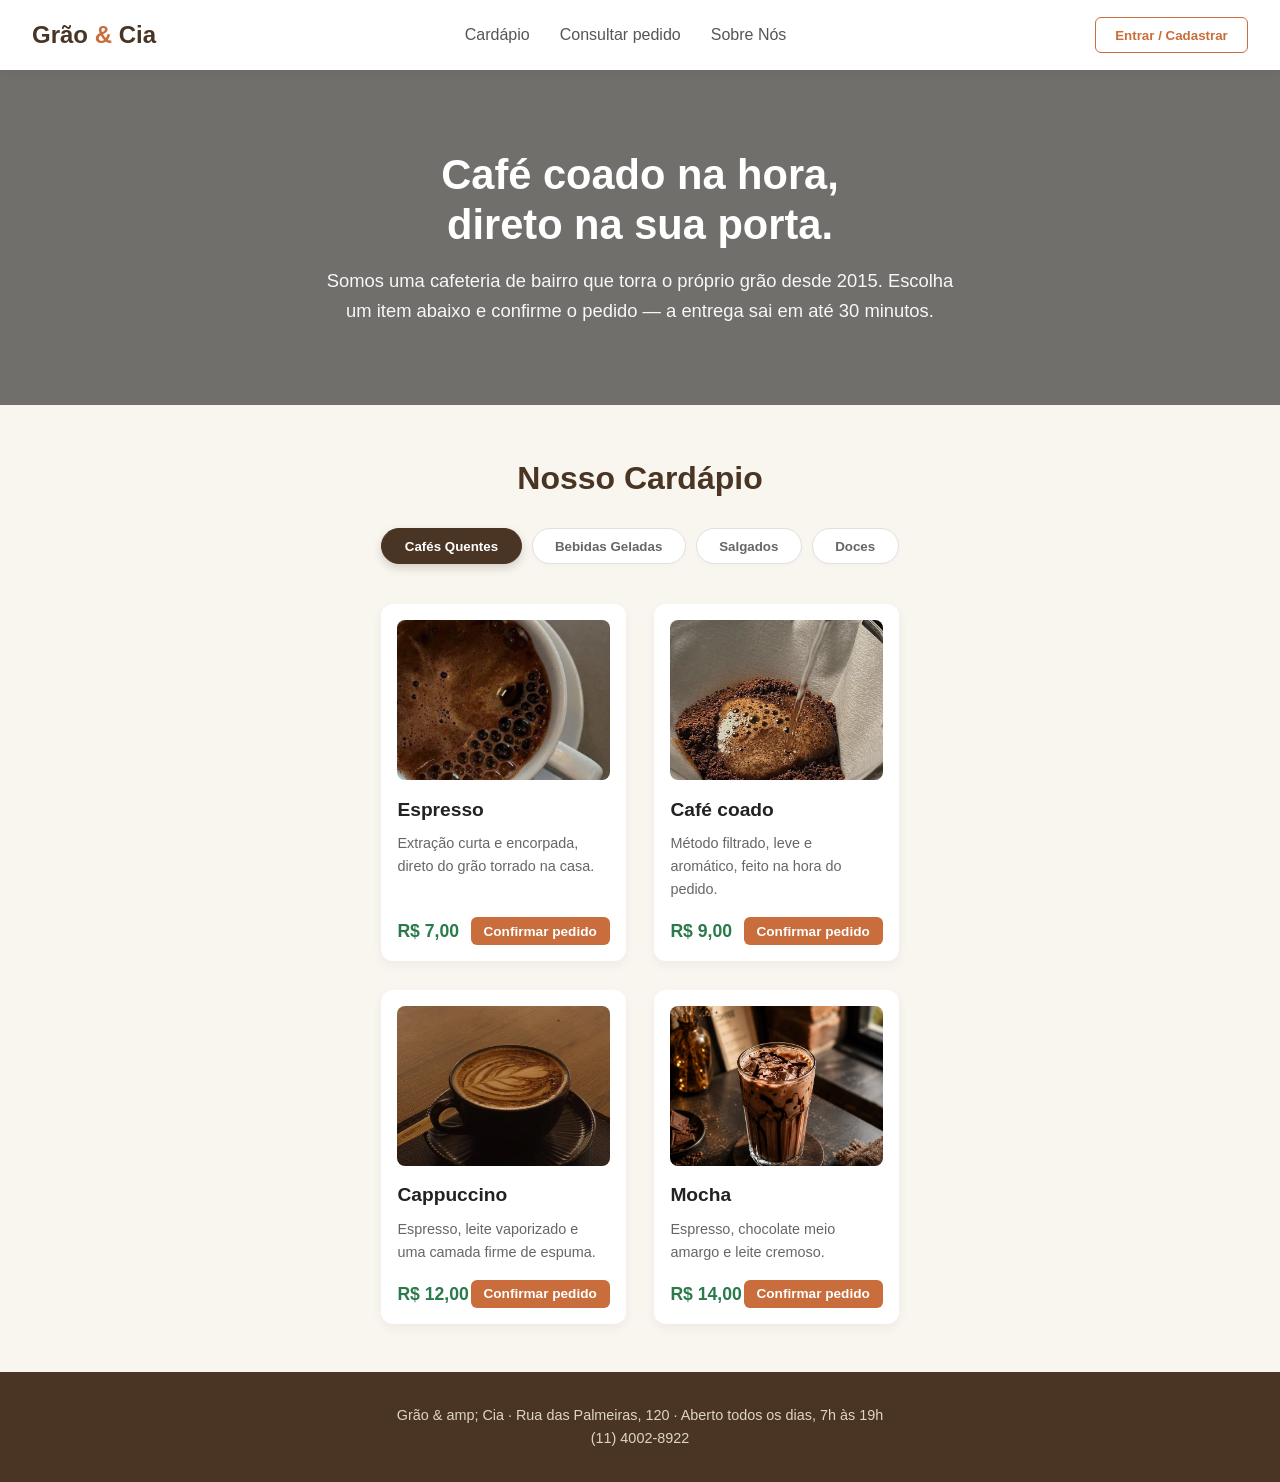
<file: index.html>
<!DOCTYPE html>
<html lang="pt-BR">

<head>
    <meta charset="UTF-8">
    <meta name="viewport" content="width=device-width, initial-scale=1.0">
    <title>Grão & Cia | Pedidos Online</title>
    <link rel="stylesheet" href="style.css">
    <link rel="icon" type="image/png" href="favicon.png" >
</head>

<body>

    <!-- ================================================================= -->
    <!-- 1. CABEÇALHO (NAVEGAÇÃO E ÁREA DE LOGIN)                         -->
    <!-- ================================================================= -->
    <header class="topo">
        <div class="marca">Grão <span>&</span> Cia</div>

        <nav class="nav-links">
            <a href="#cardapio">Cardápio</a>
            <a href="pedidos.html">Consultar pedido</a>
            <a href="sobre.html">Sobre Nós</a>
        </nav>

        <div class="area-usuario">
            <!-- Botão para abrir o modal quando o utilizador NÃO está logado -->
            <button class="botao botao-outline" id="btn-abrir-login">Entrar / Cadastrar</button>

            <!-- Área visível quando o utilizador ESTÁ logado -->
            <div id="usuario-logado-box" class="usuario-box" style="display: none;">
                <span>Olá, <strong id="nome-usuario-header">Cliente</strong></span>
                <button id="btn-logout" class="btn-sair">Sair</button>
            </div>
        </div>
    </header>

    <!-- ================================================================= -->
    <!-- 2. SEÇÃO HERO (APRESENTAÇÃO DO ESTABELECIMENTO)                  -->
    <!-- ================================================================= -->
    <section class="hero">
        <div class="hero-texto">
            <h1>Café coado na hora,<br>direto na sua porta.</h1>
            <p>Somos uma cafeteria de bairro que torra o próprio grão desde 2015. Escolha um item abaixo e confirme o
                pedido — a entrega sai em até 30 minutos.</p>
        </div>
    </section>

    <section id="cardapio" class="cardapio">
        <h2>Nosso Cardápio</h2>

        <!-- BOTOES DAS ABAS DE CATEGORIA -->
        <div class="abas-container">
            <button class="aba-item ativa" onclick="mudarAba(event, 'quentes')">Cafés Quentes</button>
            <button class="aba-item" onclick="mudarAba(event, 'gelados')">Bebidas Geladas</button>
            <button class="aba-item" onclick="mudarAba(event, 'salgados')">Salgados</button>
            <button class="aba-item" onclick="mudarAba(event, 'doces')">Doces</button>
        </div>

        <!-- CONTEÚDO: CAFÉS QUENTES -->
        <div id="quentes" class="aba-conteudo ativa">
            <div class="grade-cardapio">
                <article class="item">
                    <img src="imagens/cafeespresso.jpg" alt="Xícara de espresso" class="item-imagem">
                    <h3>Espresso</h3>
                    <p>Extração curta e encorpada, direto do grão torrado na casa.</p>
                    <div class="item-rodape">
                        <span class="preco">R$ 7,00</span>
                        <button class="botao botao-pequeno btn-pedir" data-id="Espresso">Confirmar pedido</button>
                    </div>
                </article>

                <article class="item">
                    <img src="imagens/cafecoado.jpg" alt="Café sendo coado no filtro" class="item-imagem">
                    <h3>Café coado</h3>
                    <p>Método filtrado, leve e aromático, feito na hora do pedido.</p>
                    <div class="item-rodape">
                        <span class="preco">R$ 9,00</span>
                        <button class="botao botao-pequeno btn-pedir" data-id="Café Coado">Confirmar pedido</button>
                    </div>
                </article>

                <article class="item">
                    <img src="imagens/cappucino.jpg" alt="Cappuccino com arte em latte" class="item-imagem">
                    <h3>Cappuccino</h3>
                    <p>Espresso, leite vaporizado e uma camada firme de espuma.</p>
                    <div class="item-rodape">
                        <span class="preco">R$ 12,00</span>
                        <button class="botao botao-pequeno btn-pedir" data-id="Cappuccino">Confirmar pedido</button>
                    </div>
                </article>

                <article class="item">
                    <img src="imagens/mocha.jpg" alt="Mocha com chantilly" class="item-imagem">
                    <h3>Mocha</h3>
                    <p>Espresso, chocolate meio amargo e leite cremoso.</p>
                    <div class="item-rodape">
                        <span class="preco">R$ 14,00</span>
                        <button class="botao botao-pequeno btn-pedir" data-id="Mocha">Confirmar pedido</button>
                    </div>
                </article>
            </div>
        </div>

        <!-- CONTEÚDO: BEBIDAS GELADAS -->
        <div id="gelados" class="aba-conteudo">
            <div class="grade-cardapio">
                <article class="item">
                    <img src="imagens/latte.jpg" alt="Latte gelado" class="item-imagem">
                    <h3>Latte Gelado</h3>
                    <p>Espresso suave com leite bem gelado e pedras de gelo.</p>
                    <div class="item-rodape">
                        <span class="preco">R$ 12,50</span>
                        <button class="botao botao-pequeno btn-pedir" data-id="Latte Gelado">Confirmar pedido</button>
                    </div>
                </article>

                <article class="item">
                    <img src="imagens/chagelado.jpg" alt="Chá gelado com folhas de hortelã" class="item-imagem">
                    <h3>Chá Gelado</h3>
                    <p>Blend frutado servido bem gelado com toque de hortelã.</p>
                    <div class="item-rodape">
                        <span class="preco">R$ 8,50</span>
                        <button class="botao botao-pequeno btn-pedir" data-id="Chá Gelado">Confirmar pedido</button>
                    </div>
                </article>

                <article class="item">
                    <img src="imagens/Milkshake.jpg" alt="Milk Shake" class="item-imagem">
                    <h3>MilkShake</h3>
                    <p>MilkShake bem servido com chocolate e chantilly.</p>
                    <div class="item-rodape">
                        <span class="preco">R$ 8,50</span>
                        <button class="botao botao-pequeno btn-pedir" data-id="MilkShake">Confirmar pedido</button>
                    </div>
                </article>

                <article class="item">
                    <img src="imagens/pink-lemonade.jpg"
                        alt="Copo de Pink Lemonade com rodelas de limão e frutas vermelhas" class="item-imagem">
                    <h3>Pink Lemonade</h3>
                    <p>Limonada fresca artesanal com xarope de frutas vermelhas e pedaços de fruta.</p>
                    <div class="item-rodape">
                        <span class="preco">R$ 10,00</span>
                        <button class="botao botao-pequeno btn-pedir" data-id="Pink Lemonade">Confirmar pedido</button>
                    </div>
                </article>
            </div>
        </div>

        <!-- CONTEÚDO: SALGADOS -->
        <div id="salgados" class="aba-conteudo">
            <div class="grade-cardapio">
                <article class="item">
                    <img src="imagens/paodequeijo.jpg" alt="Pães de queijo em uma tigela" class="item-imagem">
                    <h3>Pão de queijo</h3>
                    <p>Assado na hora, casquinha crocante e miolo macio.</p>
                    <div class="item-rodape">
                        <span class="preco">R$ 8,00</span>
                        <button class="botao botao-pequeno btn-pedir" data-id="Pão de Queijo">Confirmar pedido</button>
                </article>

                <article class="item">
                    <img src="imagens/torrada.jpg" alt="Fatias de torrada douradas" class="item-imagem">
                    <h3>Torrada</h3>
                    <p>Pão artesanal, manteiga e um toque de sal.</p>
                    <div class="item-rodape">
                        <span class="preco">R$ 7,50</span>
                        <button class="botao botao-pequeno btn-pedir" data-id="Torrada">Confirmar pedido</button>
                    </div>
                </article>

                <article class="item">
                    <img src="imagens/croissante.jpg" alt="Croissants amanteigados" class="item-imagem">
                    <h3>Croissant</h3>
                    <p>Folhado amanteigado, assado fresco todos os dias.</p>
                    <div class="item-rodape">
                        <span class="preco">R$ 9,50</span>
                        <button class="botao botao-pequeno btn-pedir" data-id="Croissant">Confirmar pedido</button>
                    </div>
                </article>
                <article class="item">
                    <img src="imagens/empada.jpg" alt="Empada dourada de frango com requeijão" class="item-imagem">
                    <h3>Empada de Frango</h3>
                    <p>Massa artesanal que derrete na boca, recheada com frango e requeijão cremoso.</p>
                    <div class="item-rodape">
                        <span class="preco">R$ 8,50</span>
                        <button class="botao botao-pequeno btn-pedir" data-id="Empada de Frango">Confirmar
                            pedido</button>
                    </div>
                </article>
            </div>
        </div>

        <!-- CONTEÚDO: DOCES -->
        <div id="doces" class="aba-conteudo">
            <div class="grade-cardapio">
                <article class="item">
                    <img src="imagens/bolo.jpg" alt="Fatia de bolo de chocolate com morangos" class="item-imagem">
                    <h3>Bolo do dia</h3>
                    <p>Fatia generosa, sabor muda conforme a produção da manhã.</p>
                    <div class="item-rodape">
                        <span class="preco">R$ 11,00</span>
                        <button class="botao botao-pequeno btn-pedir" data-id="Bolo do Dia">Confirmar pedido</button>
                    </div>
                </article>
           <article class="item">
          <img src="imagens/brownie.jpg" alt="Brownie de chocolate com casquinha crocante" class="item-imagem">
          <h3>Brownie de Chocolate</h3>
          <p>Massa densa e molhadinha de chocolate meio amargo com nozes picadas.</p>
          <div class="item-rodape">
            <span class="preco">R$ 10,00</span>
            <button class="botao botao-pequeno btn-pedir" data-id="Brownie de Chocolate">Confirmar pedido</button>
          </div>
        </article>

        <article class="item">
          <img src="imagens/cookies.jpg" alt="Cookie artesanal com gotas de chocolate" class="item-imagem">
          <h3>Cookie Artesanal</h3>
          <p>Crocante por fora, macio por dentro e carregado de gotas de chocolate.</p>
          <div class="item-rodape">
            <span class="preco">R$ 8,00</span>
            <button class="botao botao-pequeno btn-pedir" data-id="Cookie Artesanal">Confirmar pedido</button>
          </div>
        </article>

        <article class="item">
          <img src="imagens/cupcake.jpg" alt="Cupcake com cobertura cremosa e confeitos" class="item-imagem">
          <h3>Cupcake Red Velvet</h3>
          <p>Massa leve aveludada com recheio e cobertura cremosa de cream cheese.</p>
          <div class="item-rodape">
            <span class="preco">R$ 9,50</span>
            <button class="botao botao-pequeno btn-pedir" data-id="Cupcake Red Velvet">Confirmar pedido</button>
          </div>
        </article>
      </div>
    </div>

  </section>

    <div class="modal" id="modal-auth">
        <div class="modal-caixa">
            <button class="fechar-modal" id="fechar-auth">x</button>

            <div class="auth-abas">
                <button class="aba-btn ativa" id="aba-login">Entrar</button>
                <button class="aba-btn" id="aba-cadastro">Criar Conta</button>
            </div>

            <!-- Formulário de Login -->
            <form id="form-login" class="form-auth">
                <label for="login-email">E-mail</label>
                <input type="email" id="login-email" required placeholder="seu@email.com">

                <label for="login-senha">Senha</label>
                <input type="password" id="login-senha" required placeholder="••••••••">

                <button type="submit" class="botao largura-total">Entrar</button>
            </form>

            <!-- Formulário de Cadastro -->
            <form id="form-cadastro" class="form-auth" style="display: none;">
                <label for="cad-nome">Nome Completo</label>
                <input type="text" id="cad-nome" required placeholder="Seu nome">

                <label for="cad-email">E-mail</label>
                <input type="email" id="cad-email" required placeholder="seu@email.com">

                <label for="cad-senha">Senha</label>
                <input type="password" id="cad-senha" required placeholder="Crie uma senha">

                <button type="submit" class="botao largura-total">Cadastrar</button>
            </form>
        </div>
    </div>

    <!-- ================================================================= -->
    <!-- 5. MODAL DE CONFIRMAÇÃO DE PEDIDO                                 -->
    <!-- ================================================================= -->
    <div class="modal" id="modal-pedido">
        <div class="modal-caixa">
            <h3>Confirmar pedido</h3>
            <p id="modal-item-nome" style="margin: 10px 0; font-weight: 600; color: #c86d3b;"></p>

            <label for="modal-nome">Seu nome</label>
            <input type="text" id="modal-nome" placeholder="Como podemos te chamar?">

            <label for="modal-qtd">Quantidade</label>
            <input type="number" id="modal-qtd" min="1" value="1">

            <div class="modal-botoes">
                <button class="botao botao-secundario" id="modal-cancelar">Cancelar</button>
                <button class="botao" id="modal-confirmar">Confirmar</button>
            </div>
        </div>
    </div>

    <div class="aviso" id="aviso-sucesso"></div>

    <!-- ================================================================= -->
    <!-- 6. RODAPÉ                                                          -->
    <!-- ================================================================= -->
    <footer class="rodape">
        <p>Grão & amp; Cia · Rua das Palmeiras, 120 · Aberto todos os dias, 7h às 19h</p>
        <p>(11) 4002-8922</p>
    </footer>

    <!-- ================================================================= -->
    <!-- 7. SCRIPT EMBUTIDO (INTEGRAÇÃO DIRETA)                           -->
    <!-- ================================================================= -->
    <script>
        // Troca de abas do cardápio
        function mudarAba(evt, idAba) {
            const conteudos = document.querySelectorAll('.aba-conteudo');
            conteudos.forEach(c => c.classList.remove('ativa'));

            const botoes = document.querySelectorAll('.abas-container .aba-item');
            botoes.forEach(b => b.classList.remove('ativa'));

            document.getElementById(idAba).classList.add('ativa');
            evt.currentTarget.classList.add('ativa');
        }

        // Lógica dos Modais e Autenticação
        document.addEventListener('DOMContentLoaded', () => {
            const modalAuth = document.getElementById('modal-auth');
            const btnAbrirLogin = document.getElementById('btn-abrir-login');
            const fecharAuth = document.getElementById('fechar-auth');
            const abaLogin = document.getElementById('aba-login');
            const abaCadastro = document.getElementById('aba-cadastro');
            const formLogin = document.getElementById('form-login');
            const formCadastro = document.getElementById('form-cadastro');
            const btnLogout = document.getElementById('btn-logout');

            // Abrir e Fechar Modal de Autenticação
            if (btnAbrirLogin) {
                btnAbrirLogin.addEventListener('click', () => {
                    modalAuth.classList.add('aberto');
                });
            }

            if (fecharAuth) {
                fecharAuth.addEventListener('click', () => {
                    modalAuth.classList.remove('aberto');
                });
            }

            // Alternar entre abas de Login e Cadastro no Modal
            if (abaLogin && abaCadastro) {
                abaLogin.addEventListener('click', () => {
                    abaLogin.classList.add('ativa');
                    abaCadastro.classList.remove('ativa');
                    formLogin.style.display = 'flex';
                    formCadastro.style.display = 'none';
                });

                abaCadastro.addEventListener('click', () => {
                    abaCadastro.classList.add('ativa');
                    abaLogin.classList.remove('ativa');
                    formCadastro.style.display = 'flex';
                    formLogin.style.display = 'none';
                });
            }

            // Login
            if (formLogin) {
                formLogin.addEventListener('submit', (e) => {
                    e.preventDefault();
                    const email = document.getElementById('login-email').value;
                    const usuario = { nome: email.split('@')[0] };

                    localStorage.setItem('gc_usuario', JSON.stringify(usuario));
                    atualizarUsuario();
                    modalAuth.classList.remove('aberto');
                    mostrarAviso('Login efetuado com sucesso!');
                });
            }

            // Cadastro
            if (formCadastro) {
                formCadastro.addEventListener('submit', (e) => {
                    e.preventDefault();
                    const nome = document.getElementById('cad-nome').value;
                    const usuario = { nome };

                    localStorage.setItem('gc_usuario', JSON.stringify(usuario));
                    atualizarUsuario();
                    modalAuth.classList.remove('aberto');
                    mostrarAviso('Conta criada com sucesso!');
                });
            }

            // Logout
            if (btnLogout) {
                btnLogout.addEventListener('click', () => {
                    localStorage.removeItem('gc_usuario');
                    atualizarUsuario();
                    mostrarAviso('Saindo da conta...');
                });
            }

            // Modal de Pedido
            const modalPedido = document.getElementById('modal-pedido');
            const btnCancelarPedido = document.getElementById('modal-cancelar');
            const btnConfirmarPedido = document.getElementById('modal-confirmar');

            document.querySelectorAll('.btn-pedir').forEach(btn => {
                btn.addEventListener('click', (e) => {
                    const itemNome = e.target.getAttribute('data-id');
                    document.getElementById('modal-item-nome').textContent = itemNome;
                    modalPedido.classList.add('aberto');
                });
            });

            if (btnCancelarPedido) {
                btnCancelarPedido.addEventListener('click', () => {
                    modalPedido.classList.remove('aberto');
                });
            }

            if (btnConfirmarPedido) {
                btnConfirmarPedido.addEventListener('click', () => {
                    const nomeInput = document.getElementById('modal-nome').value.trim();
                    if (!nomeInput) {
                        alert('Por favor, informe seu nome para confirmar o pedido.');
                        return;
                    }
                    modalPedido.classList.remove('aberto');
                    mostrarAviso('Pedido realizado com sucesso!');
                });
            }

            // Atualiza o estado da interface com base no utilizador guardado
            function atualizarUsuario() {
                const usuarioGuardado = JSON.parse(localStorage.getItem('gc_usuario'));
                const userBox = document.getElementById('usuario-logado-box');
                const nomeHeader = document.getElementById('nome-usuario-header');
                const inputNomeModal = document.getElementById('modal-nome');

                if (usuarioGuardado) {
                    btnAbrirLogin.style.display = 'none';
                    userBox.style.display = 'flex';
                    nomeHeader.textContent = usuarioGuardado.nome;
                    if (inputNomeModal) inputNomeModal.value = usuarioGuardado.nome;
                } else {
                    btnAbrirLogin.style.display = 'inline-block';
                    userBox.style.display = 'none';
                    if (inputNomeModal) inputNomeModal.value = '';
                }
            }

            function mostrarAviso(msg) {
                const aviso = document.getElementById('aviso-sucesso');
                if (aviso) {
                    aviso.textContent = msg;
                    aviso.classList.add('visivel');
                    setTimeout(() => aviso.classList.remove('visivel'), 3000);
                }
            }

            // Verifica ao carregar
            atualizarUsuario();
        });
    </script>
</body>

</html>
</file>
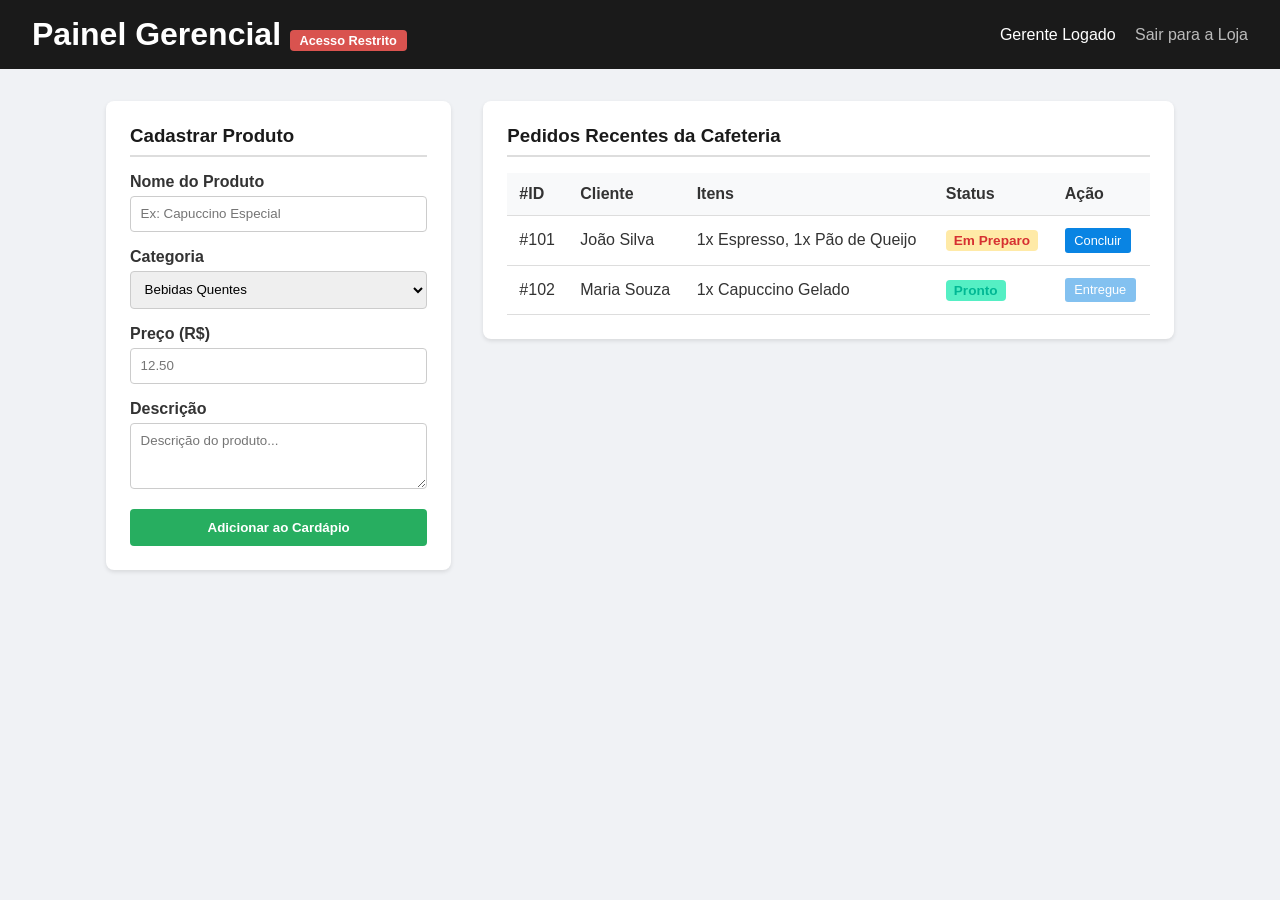
<file: admin.html>
<!DOCTYPE html>
<html lang="pt-BR">
<head>
    <meta charset="UTF-8">
    <meta name="viewport" content="width=device-width, initial-scale=1.0">
    <title>Painel Administrativo - Cafeteria</title>
    <style>
        * {
            box-sizing: border-box;
            margin: 0;
            padding: 0;
            font-family: 'Segoe UI', Tahoma, Geneva, Verdana, sans-serif;
        }
        body {
            background-color: #f0f2f5;
            color: #333;
        }
        header {
            background-color: #1a1a1a;
            color: #fff;
            padding: 1rem 2rem;
            display: flex;
            justify-content: space-between;
            align-items: center;
        }
        .tag-admin {
            background-color: #d9534f;
            color: white;
            padding: 0.2rem 0.6rem;
            border-radius: 4px;
            font-size: 0.8rem;
            font-weight: bold;
        }
        .container {
            max-width: 1100px;
            margin: 2rem auto;
            padding: 0 1rem;
        }
        .admin-grid {
            display: grid;
            grid-template-columns: 1fr 2fr;
            gap: 2rem;
        }
        @media (max-width: 768px) {
            .admin-grid {
                grid-template-columns: 1fr;
            }
        }
        .card {
            background: #fff;
            padding: 1.5rem;
            border-radius: 8px;
            box-shadow: 0 2px 4px rgba(0,0,0,0.1);
            margin-bottom: 2rem;
        }
        .card h3 {
            margin-bottom: 1rem;
            color: #1a1a1a;
            border-bottom: 2px solid #ddd;
            padding-bottom: 0.5rem;
        }
        .form-group {
            margin-bottom: 1rem;
        }
        .form-group label {
            display: block;
            margin-bottom: 0.3rem;
            font-weight: 600;
        }
        .form-group input, .form-group select, .form-group textarea {
            width: 100%;
            padding: 0.6rem;
            border: 1px solid #ccc;
            border-radius: 4px;
        }
        .btn {
            background-color: #27ae60;
            color: white;
            border: none;
            padding: 0.7rem 1.2rem;
            border-radius: 4px;
            cursor: pointer;
            font-weight: bold;
            width: 100%;
        }
        .btn:hover {
            background-color: #219150;
        }
        table {
            width: 100%;
            border-collapse: collapse;
            margin-top: 1rem;
        }
        table th, table td {
            padding: 0.75rem;
            text-align: left;
            border-bottom: 1px solid #ddd;
        }
        table th {
            background-color: #f8f9fa;
        }
        .status {
            padding: 0.2rem 0.5rem;
            border-radius: 4px;
            font-size: 0.85rem;
            font-weight: bold;
        }
        .status-pendente { background-color: #ffeaa7; color: #d63031; }
        .status-pronto { background-color: #55efc4; color: #00b894; }
        .btn-status {
            background: #0984e3;
            color: white;
            border: none;
            padding: 0.3rem 0.6rem;
            border-radius: 3px;
            cursor: pointer;
            font-size: 0.8rem;
        }
    </style>
</head>
<body>

    <header>
        <h1>Painel Gerencial <span class="tag-admin">Acesso Restrito</span></h1>
        <div>
            <span style="margin-right: 15px;">Gerente Logado</span>
            <a href="produtos.html" style="color: #bbb; text-decoration: none;">Sair para a Loja</a>
        </div>
    </header>

    <div class="container">
        <div class="admin-grid">
            
            <!-- Cadastrar Novo Produto -->
            <div>
                <div class="card">
                    <h3>Cadastrar Produto</h3>
                    <form id="formProduto">
                        <div class="form-group">
                            <label for="nome">Nome do Produto</label>
                            <input type="text" id="nome" required placeholder="Ex: Capuccino Especial">
                        </div>
                        <div class="form-group">
                            <label for="categoria">Categoria</label>
                            <select id="categoria">
                                <option value="cafes">Bebidas Quentes</option>
                                <option value="gelados">Bebidas Geladas</option>
                                <option value="comidas">Doces e Salgados</option>
                            </select>
                        </div>
                        <div class="form-group">
                            <label for="preco">Preço (R$)</label>
                            <input type="number" step="0.01" id="preco" required placeholder="12.50">
                        </div>
                        <div class="form-group">
                            <label for="descricao">Descrição</label>
                            <textarea id="descricao" rows="3" placeholder="Descrição do produto..."></textarea>
                        </div>
                        <button type="submit" class="btn">Adicionar ao Cardápio</button>
                    </form>
                </div>
            </div>

            <!-- Gerenciamento de Pedidos -->
            <div>
                <div class="card">
                    <h3>Pedidos Recentes da Cafeteria</h3>
                    <table>
                        <thead>
                            <tr>
                                <th>#ID</th>
                                <th>Cliente</th>
                                <th>Itens</th>
                                <th>Status</th>
                                <th>Ação</th>
                            </tr>
                        </thead>
                        <tbody id="tabelaPedidos">
                            <tr>
                                <td>#101</td>
                                <td>João Silva</td>
                                <td>1x Espresso, 1x Pão de Queijo</td>
                                <td><span class="status status-pendente">Em Preparo</span></td>
                                <td><button class="btn-status" onclick="alterarStatus(this)">Concluir</button></td>
                            </tr>
                            <tr>
                                <td>#102</td>
                                <td>Maria Souza</td>
                                <td>1x Capuccino Gelado</td>
                                <td><span class="status status-pronto">Pronto</span></td>
                                <td><button class="btn-status" disabled style="opacity: 0.5;">Entregue</button></td>
                            </tr>
                        </tbody>
                    </table>
                </div>
            </div>

        </div>
    </div>

    <script>
        // Lógica simples para demonstrar interação no painel de administração
        document.getElementById('formProduto').addEventListener('submit', function(e) {
            e.preventDefault();
            const nome = document.getElementById('nome').value;
            alert(`O produto "${nome}" foi cadastrado com sucesso no cardápio!`);
            this.reset();
        });

        function alterarStatus(botao) {
            const linha = botao.closest('tr');
            const statusSpan = linha.querySelector('.status');
            
            statusSpan.textContent = 'Pronto';
            statusSpan.className = 'status status-pronto';
            botao.textContent = 'Entregue';
            botao.disabled = true;
            botao.style.opacity = '0.5';
        }
    </script>
</body>
</html>
</file>
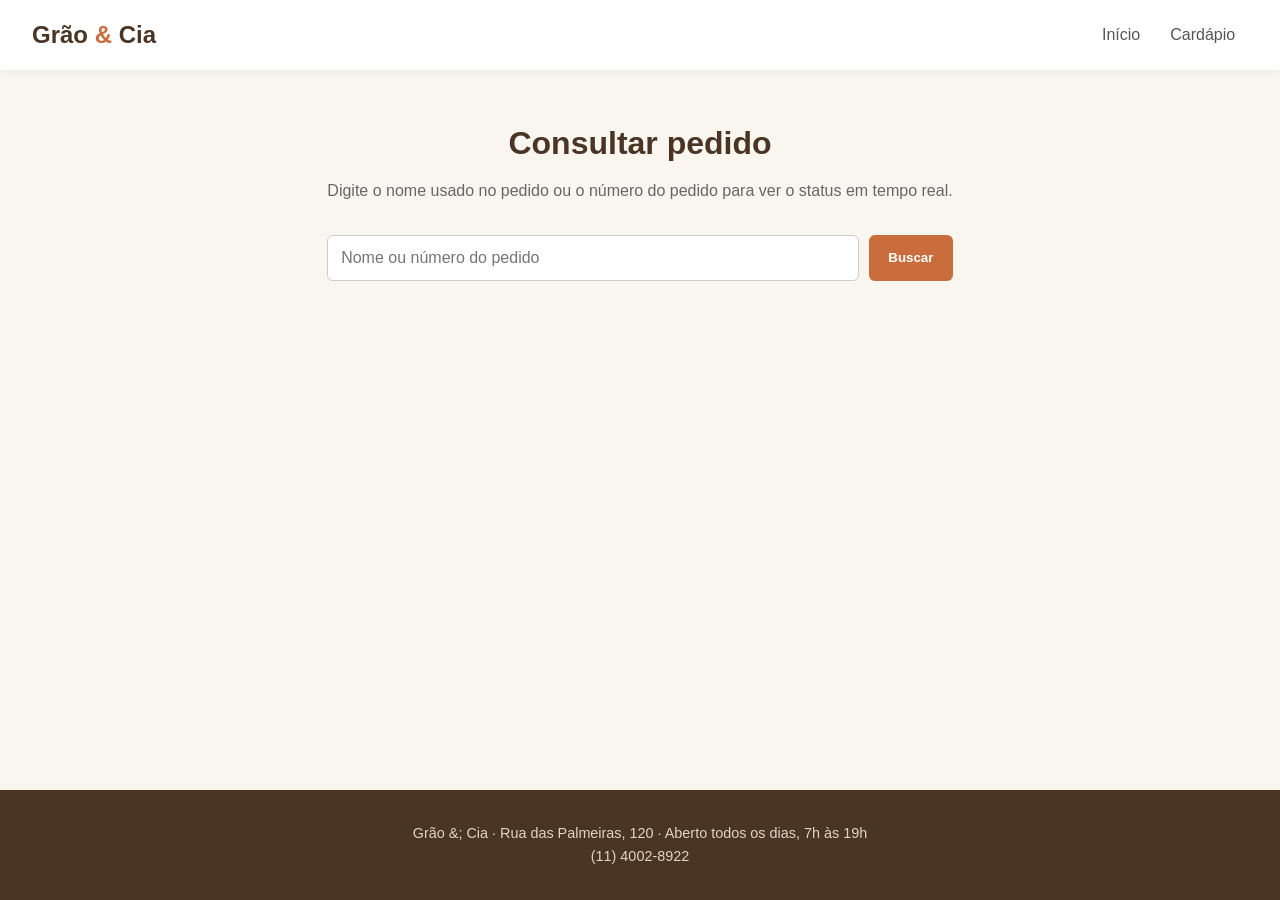
<file: pedidos.html>
<!DOCTYPE html>
<html lang="pt-BR">
<head>
  <meta charset="UTF-8">
  <meta name="viewport" content="width=device-width, initial-scale=1.0">
  <title>Consultar pedido | Grão & Cia</title>
  <link rel="stylesheet" href="style.css">
  <link rel="icon" type="image/png" href="favicon.png" >
</head>
<body>

  <!-- Topo -->
  <header class="topo">
    <div class="marca">Grão <span>&</span> Cia</div>
    <nav class="nav-links">
      <a href="index.html">Início</a>
      <a href="index.html#cardapio">Cardápio</a>
    </nav>
  </header>

  <!-- Seção de Busca do Pedido -->
  <section class="pedido">
    <h2>Consultar pedido</h2>
    <p class="subtexto">Digite o nome usado no pedido ou o número do pedido para ver o status em tempo real.</p>

    <div class="busca-pedido">
      <input type="text" id="busca-input" placeholder="Nome ou número do pedido">
      <button class="botao" id="busca-botao">Buscar</button>
    </div>

    <div id="lista-resultados" class="lista-resultados"></div>
  </section>

  <footer class="rodape">
    <p>Grão &; Cia · Rua das Palmeiras, 120 · Aberto todos os dias, 7h às 19h</p>
    <p>(11) 4002-8922</p>
  </footer>

  <!-- Lógica da busca de pedidos -->
  <script>
    document.addEventListener('DOMContentLoaded', () => {
      document.getElementById('busca-botao').addEventListener('click', buscarPedidos);
      document.getElementById('busca-input').addEventListener('keydown', (e) => {
        if (e.key === 'Enter') buscarPedidos();
      });

      // Auto-preenche a busca caso haja um usuário logado
      const usuario = JSON.parse(localStorage.getItem('gc_usuario'));
      if (usuario && usuario.nome) {
        document.getElementById('busca-input').value = usuario.nome;
        buscarPedidos();
      }
    });

    function obterPedidos() {
      return JSON.parse(localStorage.getItem('pedidos')) || [];
    }

    function buscarPedidos() {
      const termo = document.getElementById('busca-input').value.trim().toLowerCase();
      const container = document.getElementById('lista-resultados');
      container.innerHTML = '';

      if (!termo) {
        container.innerHTML = '<p class="vazio">Digite um nome ou número de pedido para buscar.</p>';
        return;
      }

      const pedidos = obterPedidos().filter(p =>
        p.nome.toLowerCase().includes(termo) || p.id.toLowerCase() === termo
      );

      if (pedidos.length === 0) {
        container.innerHTML = '<p class="vazio">Nenhum pedido encontrado.</p>';
        return;
      }

      pedidos.reverse().forEach(p => {
        const card = document.createElement('div');
        card.className = 'card-pedido';
        const valor = p.precoTotal ? p.precoTotal : (p.preco * p.quantidade);
        card.innerHTML = `
          <div class="card-pedido-topo">
            <strong>#${p.id}</strong>
            <span class="status status-${p.status}">${textoStatus(p.status)}</span>
          </div>
          <p><strong>${p.quantidade}x ${p.produto}</strong> — R$ ${valor.toFixed(2).replace('.', ',')}</p>
          <p class="card-pedido-info">Cliente: ${p.nome} · Realizado às ${p.data}</p>
        `;
        container.appendChild(card);
      });
    }

    function textoStatus(status) {
      const mapa = { pendente: 'Pendente', preparo: 'Em preparo', pronto: 'Pronto', entregue: 'Entregue' };
      return mapa[status] || status;
    }
  </script>
</body>
</html>
</file>
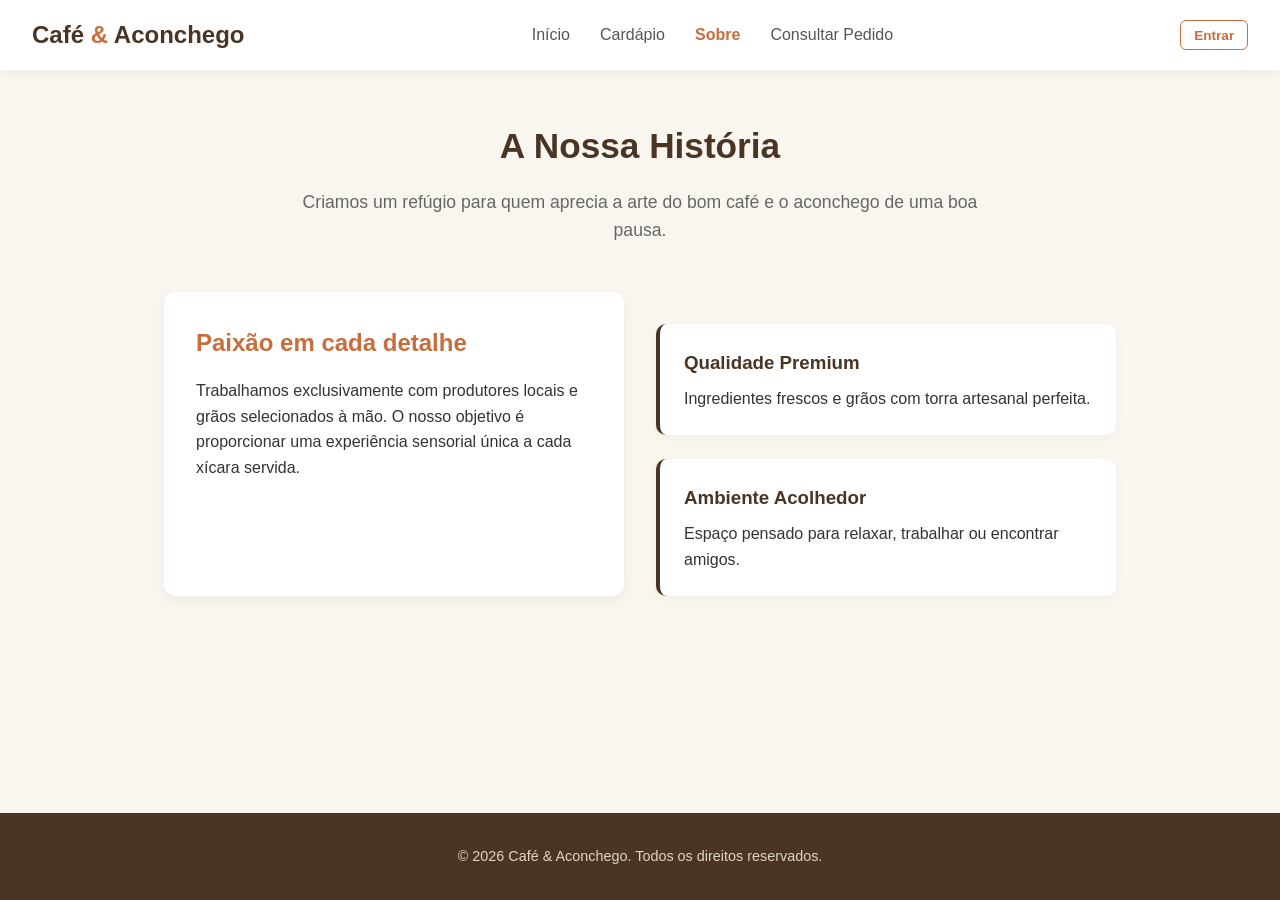
<file: sobre.html>
<!DOCTYPE html>
<html lang="pt">
<head>
  <meta charset="UTF-8">
  <meta name="viewport" content="width=device-width, initial-scale=1.0">
  <title>Sobre Nós | Café & Aconchego</title>
  <link rel="stylesheet" href="style.css">
</head>
<body>

  <header class="topo">
    <div class="marca">Café <span>&</span> Aconchego</div>
    <nav class="nav-links">
      <a href="index.html">Início</a>
      <a href="index.html#cardapio">Cardápio</a>
      <a href="sobre.html" class="ativo">Sobre</a>
      <a href="pedidos.html">Consultar Pedido</a>
    </nav>
    <div class="area-usuario">
      <button class="botao botao-pequeno botao-outline">Entrar</button>
    </div>
  </header>

  <main>
    <div class="sobre-container">
      <section class="sobre-hero">
        <h1>A Nossa História</h1>
        <p>Criamos um refúgio para quem aprecia a arte do bom café e o aconchego de uma boa pausa.</p>
      </section>

      <div class="grid-sobre">
        <div class="card-historia">
          <h2>Paixão em cada detalhe</h2>
          <p>Trabalhamos exclusivamente com produtores locais e grãos selecionados à mão. O nosso objetivo é proporcionar uma experiência sensorial única a cada xícara servida.</p>
        </div>

        <div class="valores-grid">
          <div class="valor-item">
            <h3>Qualidade Premium</h3>
            <p>Ingredientes frescos e grãos com torra artesanal perfeita.</p>
          </div>
          <div class="valor-item">
            <h3>Ambiente Acolhedor</h3>
            <p>Espaço pensado para relaxar, trabalhar ou encontrar amigos.</p>
          </div>
        </div>
      </div>
    </div>
  </main>

  <footer class="rodape">
    <p>&copy; 2026 Café & Aconchego. Todos os direitos reservados.</p>
  </footer>

</body>
</html>
</file>
<file: style.css>
/* ==========================================================================
   1. RESET E VARIÁVEIS GERAIS
   ========================================================================== */
* {
  margin: 0;
  padding: 0;
  box-sizing: border-box;
  font-family: 'Segoe UI', Tahoma, Geneva, Verdana, sans-serif;
}

body {
  background-color: #f9f6f0;
  color: #333333;
  line-height: 1.6;
  display: flex;
  flex-direction: column;
  min-height: 100vh;
}

main {
  flex: 1;
}

/* ==========================================================================
   2. CABEÇALHO (TOPO & NAVEGAÇÃO)
   ========================================================================== */
.topo {
  background-color: #ffffff;
  padding: 1rem 2rem;
  display: flex;
  justify-content: space-between;
  align-items: center;
  box-shadow: 0 2px 10px rgba(0, 0, 0, 0.05);
  position: sticky;
  top: 0;
  z-index: 100;
}

.marca {
  font-size: 1.5rem;
  font-weight: 700;
  color: #4a3525;
}

.marca span {
  color: #c86d3b;
}

.nav-links a {
  margin: 0 0.8rem;
  text-decoration: none;
  color: #555555;
  font-weight: 500;
  transition: color 0.3s ease;
}

.nav-links a:hover,
.nav-links a.ativo {
  color: #c86d3b;
  font-weight: 700;
}

/* Área do Utilizador */
.area-usuario {
  display: flex;
  align-items: center;
}

.usuario-box {
  display: flex;
  align-items: center;
  gap: 12px;
  font-size: 0.95rem;
  color: #4a3525;
}

.btn-sair {
  background: none;
  border: none;
  color: #d9534f;
  cursor: pointer;
  font-weight: 600;
  text-decoration: underline;
}

/* ==========================================================================
   3. SEÇÃO HERO
   ========================================================================== */
.hero {
  background: linear-gradient(rgba(0, 0, 0, 0.55), rgba(0, 0, 0, 0.55)), 
              url('https://images.unsplash.com/photo-1447933601403-0c6688de566e?w=1200') center/cover no-repeat;
  color: #ffffff;
  padding: 5rem 2rem;
  text-align: center;
}

.hero-texto h1 {
  font-size: 2.6rem;
  margin-bottom: 1rem;
  line-height: 1.2;
}

.hero-texto p {
  max-width: 650px;
  margin: 0 auto;
  font-size: 1.15rem;
  opacity: 0.95;
}

/* ==========================================================================
   4. CARDÁPIO & ABAS DAS CATEGORIAS
   ========================================================================== */
.cardapio {
  max-width: 1100px;
  margin: 3rem auto;
  padding: 0 1.5rem;
}

.cardapio h2 {
  text-align: center;
  font-size: 2rem;
  color: #4a3525;
  margin-bottom: 1.5rem;
}

/* Botões das Abas */
.abas-container {
  display: flex;
  justify-content: center;
  gap: 10px;
  margin-bottom: 2.5rem;
  flex-wrap: wrap;
}

.aba-item {
  background-color: #ffffff;
  border: 1.5px solid #e0e0e0;
  padding: 0.6rem 1.4rem;
  border-radius: 25px;
  cursor: pointer;
  font-weight: 600;
  color: #666666;
  transition: all 0.3s ease;
  box-shadow: 0 2px 5px rgba(0, 0, 0, 0.02);
}

.aba-item:hover {
  background-color: #f0f0f0;
  border-color: #ccc;
}

.aba-item.ativa {
  background-color: #4a3525;
  color: #ffffff;
  border-color: #4a3525;
  box-shadow: 0 4px 10px rgba(74, 53, 37, 0.2);
}

/* Conteúdo das Abas */
.aba-conteudo {
  display: none;
}

.aba-conteudo.ativa {
  display: block;
  animation: fadeIn 0.4s ease;
}

@keyframes fadeIn {
  from { opacity: 0; transform: translateY(8px); }
  to { opacity: 1; transform: translateY(0); }
}

/* Grade de Produtos */
.grade-cardapio {
  display: grid;
  grid-template-columns: repeat(auto-fill, minmax(240px, 1fr));
  gap: 1.8rem;
}

.item {
  background-color: #ffffff;
  border-radius: 12px;
  overflow: hidden;
  box-shadow: 0 4px 12px rgba(0, 0, 0, 0.05);
  display: flex;
  flex-direction: column;
  justify-content: space-between;
  padding: 1rem;
  transition: transform 0.2s ease, box-shadow 0.2s ease;
}

.item:hover {
  transform: translateY(-4px);
  box-shadow: 0 6px 16px rgba(0, 0, 0, 0.1);
}

.item-imagem {
  width: 100%;
  height: 160px;
  object-fit: cover;
  border-radius: 8px;
  margin-bottom: 0.9rem;
}

.item h3 {
  font-size: 1.2rem;
  color: #222222;
  margin-bottom: 0.4rem;
}

.item p {
  font-size: 0.9rem;
  color: #666666;
  margin-bottom: 1rem;
  flex-grow: 1;
}

.item-rodape {
  display: flex;
  justify-content: space-between;
  align-items: center;
  margin-top: auto;
}

.preco {
  font-weight: 700;
  font-size: 1.1rem;
  color: #2a7a4c;
}

/* ==========================================================================
   5. BOTÕES GERAIS
   ========================================================================== */
.botao {
  background-color: #c86d3b;
  color: #ffffff;
  border: none;
  padding: 0.6rem 1.2rem;
  border-radius: 6px;
  cursor: pointer;
  font-weight: 600;
  transition: background-color 0.2s;
  text-decoration: none;
  display: inline-block;
  text-align: center;
}

.botao:hover {
  background-color: #b05c2d;
}

.botao-pequeno {
  padding: 0.4rem 0.8rem;
  font-size: 0.85rem;
}

.botao-outline {
  background-color: transparent;
  border: 1.5px solid #c86d3b;
  color: #c86d3b;
}

.botao-outline:hover {
  background-color: #c86d3b;
  color: #ffffff;
}

.botao-secundario {
  background-color: #888888;
}

.botao-secundario:hover {
  background-color: #666666;
}

.largura-total {
  width: 100%;
  margin-top: 1rem;
}

/* ==========================================================================
   6. PÁGINA SOBRE A EMPRESA
   ========================================================================== */
.sobre-container {
  max-width: 1000px;
  margin: 3rem auto;
  padding: 0 1.5rem;
}

.sobre-hero {
  text-align: center;
  margin-bottom: 3rem;
}

.sobre-hero h1 {
  font-size: 2.2rem;
  color: #4a3525;
  margin-bottom: 0.8rem;
}

.sobre-hero p {
  font-size: 1.1rem;
  color: #666666;
  max-width: 700px;
  margin: 0 auto;
}

.grid-sobre {
  display: grid;
  grid-template-columns: repeat(auto-fit, minmax(300px, 1fr));
  gap: 2rem;
  margin-bottom: 3rem;
}

.card-historia {
  background-color: #ffffff;
  padding: 2rem;
  border-radius: 12px;
  box-shadow: 0 4px 12px rgba(0, 0, 0, 0.05);
}

.card-historia h2 {
  color: #c86d3b;
  margin-bottom: 1rem;
  font-size: 1.5rem;
}

.valores-grid {
  display: grid;
  grid-template-columns: repeat(auto-fit, minmax(220px, 1fr));
  gap: 1.5rem;
  margin-top: 2rem;
}

.valor-item {
  background: #ffffff;
  padding: 1.5rem;
  border-radius: 10px;
  border-left: 4px solid #4a3525;
  box-shadow: 0 2px 8px rgba(0, 0, 0, 0.04);
}

.valor-item h3 {
  color: #4a3525;
  margin-bottom: 0.5rem;
}

/* ==========================================================================
   7. PÁGINA CONSULTAR PEDIDO
   ========================================================================== */
.pedido {
  max-width: 800px;
  margin: 3rem auto;
  padding: 0 1.5rem;
}

.pedido h2 {
  font-size: 2rem;
  color: #4a3525;
  text-align: center;
  margin-bottom: 0.5rem;
}

.pedido .subtexto {
  text-align: center;
  color: #666666;
  margin-bottom: 2rem;
}

.busca-pedido {
  display: flex;
  gap: 10px;
  margin-bottom: 2rem;
}

.busca-pedido input {
  flex: 1;
  padding: 0.8rem;
  border: 1px solid #ccc;
  border-radius: 6px;
  font-size: 1rem;
}

.card-pedido {
  background: #ffffff;
  padding: 1.2rem;
  border-radius: 10px;
  box-shadow: 0 2px 8px rgba(0, 0, 0, 0.05);
  margin-bottom: 1rem;
}

.card-pedido-topo {
  display: flex;
  justify-content: space-between;
  align-items: center;
  margin-bottom: 0.5rem;
}

.status {
  padding: 0.2rem 0.6rem;
  border-radius: 12px;
  font-size: 0.8rem;
  font-weight: 700;
  text-transform: uppercase;
}

.status-pendente { background: #ffeeba; color: #856404; }
.status-preparo { background: #b8daff; color: #004085; }
.status-pronto { background: #c3e6cb; color: #155724; }
.status-entregue { background: #e2e3e5; color: #383d41; }

.vazio {
  text-align: center;
  color: #888888;
  margin-top: 2rem;
}

/* ==========================================================================
   8. PÁGINA ADMINISTRATIVA (GERÊNCIA)
   ========================================================================== */
.admin-container {
  max-width: 1100px;
  margin: 2rem auto;
  padding: 0 1.5rem;
}

.dashboard-cards {
  display: grid;
  grid-template-columns: repeat(auto-fit, minmax(220px, 1fr));
  gap: 1.5rem;
  margin-bottom: 2.5rem;
}

.card-dash {
  background-color: #ffffff;
  padding: 1.5rem;
  border-radius: 10px;
  box-shadow: 0 4px 12px rgba(0, 0, 0, 0.05);
  border-left: 5px solid #c86d3b;
}

.card-dash h3 {
  font-size: 0.85rem;
  color: #666666;
  margin-bottom: 0.5rem;
  text-transform: uppercase;
}

.card-dash .valor {
  font-size: 1.8rem;
  font-weight: 700;
  color: #4a3525;
}

.admin-secao {
  background: #ffffff;
  padding: 1.5rem;
  border-radius: 12px;
  box-shadow: 0 4px 12px rgba(0, 0, 0, 0.05);
  margin-bottom: 2rem;
}

.admin-secao h2 {
  font-size: 1.4rem;
  color: #4a3525;
  margin-bottom: 1rem;
  border-bottom: 2px solid #f0f0f0;
  padding-bottom: 0.5rem;
}

/* Tabela de Pedidos */
.tabela-wrapper {
  overflow-x: auto;
}

table {
  width: 100%;
  border-collapse: collapse;
  text-align: left;
}

th, td {
  padding: 0.8rem;
  border-bottom: 1px solid #eeeeee;
  font-size: 0.95rem;
}

th {
  background-color: #f9f6f0;
  color: #4a3525;
}

select.select-status {
  padding: 0.4rem;
  border-radius: 6px;
  border: 1px solid #ccc;
  background-color: #ffffff;
  font-size: 0.85rem;
  cursor: pointer;
}

.btn-excluir {
  background-color: #d9534f;
  color: #ffffff;
  border: none;
  padding: 0.3rem 0.6rem;
  border-radius: 4px;
  cursor: pointer;
  font-size: 0.8rem;
}

.btn-excluir:hover {
  background-color: #c9302c;
}

/* Formulário do Admin */
.form-grid {
  display: grid;
  grid-template-columns: repeat(auto-fit, minmax(200px, 1fr));
  gap: 1rem;
}

.form-grupo {
  display: flex;
  flex-direction: column;
}

.form-grupo label {
  font-size: 0.85rem;
  font-weight: 600;
  color: #444444;
  margin-bottom: 0.3rem;
}

.form-grupo input, .form-grupo select, .form-grupo textarea {
  padding: 0.6rem;
  border: 1px solid #ccc;
  border-radius: 6px;
  font-size: 0.95rem;
}

.form-grupo textarea {
  resize: vertical;
  min-height: 80px;
}

/* ==========================================================================
   9. MODAIS & NOTIFICAÇÕES
   ========================================================================== */
.modal {
  display: none;
  position: fixed;
  top: 0;
  left: 0;
  width: 100%;
  height: 100%;
  background-color: rgba(0, 0, 0, 0.5);
  justify-content: center;
  align-items: center;
  z-index: 1000;
}

.modal.aberto {
  display: flex;
}

.modal-caixa {
  background-color: #ffffff;
  padding: 2rem;
  border-radius: 12px;
  width: 90%;
  max-width: 400px;
  position: relative;
  box-shadow: 0 10px 25px rgba(0, 0, 0, 0.2);
}

.fechar-modal {
  position: absolute;
  top: 12px;
  right: 16px;
  background: none;
  border: none;
  font-size: 1.5rem;
  cursor: pointer;
  color: #888888;
}

.auth-abas {
  display: flex;
  margin-bottom: 1.5rem;
  border-bottom: 2px solid #eee;
}

.aba-btn {
  flex: 1;
  padding: 0.6rem;
  background: none;
  border: none;
  font-size: 1rem;
  font-weight: 600;
  color: #888888;
  cursor: pointer;
}

.aba-btn.ativa {
  color: #c86d3b;
  border-bottom: 2px solid #c86d3b;
  margin-bottom: -2px;
}

.form-auth {
  display: flex;
  flex-direction: column;
}

.modal-caixa label,
.form-auth label {
  font-size: 0.85rem;
  font-weight: 600;
  color: #444444;
  margin-top: 0.8rem;
  margin-bottom: 0.2rem;
}

.modal-caixa input,
.form-auth input {
  padding: 0.6rem;
  border: 1px solid #ccc;
  border-radius: 6px;
  font-size: 0.95rem;
}

.modal-botoes {
  display: flex;
  justify-content: flex-end;
  gap: 10px;
  margin-top: 1.5rem;
}

/* Notificações */
.aviso {
  position: fixed;
  bottom: 20px;
  right: 20px;
  background-color: #2a7a4c;
  color: #ffffff;
  padding: 0.8rem 1.5rem;
  border-radius: 8px;
  box-shadow: 0 4px 10px rgba(0,0,0,0.15);
  display: none;
  z-index: 1100;
}

.aviso.visivel {
  display: block;
}

/* ==========================================================================
   10. RODAPÉ
   ========================================================================== */
.rodape {
  background-color: #4a3525;
  color: #e0d5c1;
  text-align: center;
  padding: 2rem 1rem;
  margin-top: auto;
  font-size: 0.9rem;
}
</file>
